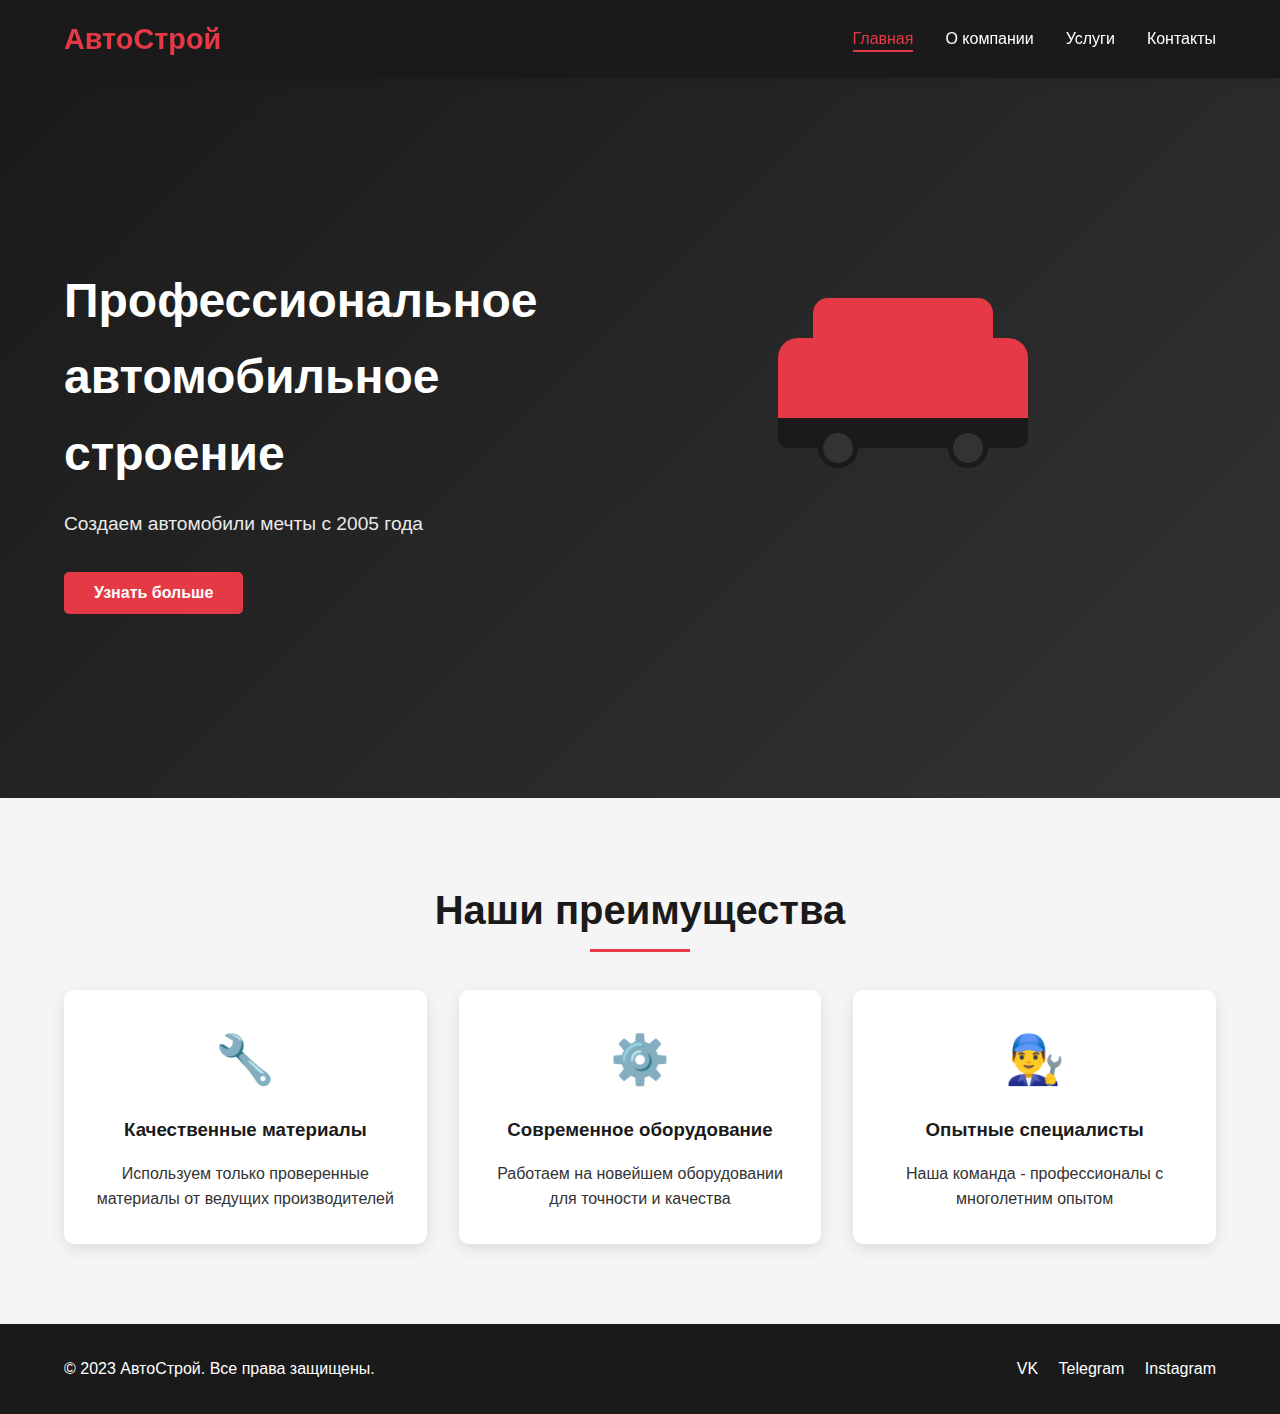
<file: index.html>
<!DOCTYPE html>
<html lang="ru">
<head>
    <meta charset="UTF-8">
    <meta name="viewport" content="width=device-width, initial-scale=1.0">
    <title>Автомобильное строение - Главная</title>
    <link rel="stylesheet" href="style.css">
</head>
<body>
    <header>
        <nav class="navbar">
            <div class="logo">
                <h1>АвтоСтрой</h1>
            </div>
            <ul class="nav-links">
                <li><a href="index.html" class="active">Главная</a></li>
                <li><a href="about.html">О компании</a></li>
                <li><a href="services.html">Услуги</a></li>
                <li><a href="contact.html">Контакты</a></li>
            </ul>
            <div class="burger">
                <div class="line1"></div>
                <div class="line2"></div>
                <div class="line3"></div>
            </div>
        </nav>
    </header>

    <section class="hero">
        <div class="hero-content">
            <h2 class="hero-title">Профессиональное автомобильное строение</h2>
            <p class="hero-text">Создаем автомобили мечты с 2005 года</p>
            <button class="cta-button">Узнать больше</button>
        </div>
        <div class="hero-image">
            <div class="car-animation" id="carAnimation">
                <div class="car-body">
                    <div class="car-top"></div>
                    <div class="car-bottom"></div>
                    <div class="wheel front-wheel"></div>
                    <div class="wheel back-wheel"></div>
                </div>
            </div>
        </div>
    </section>

    <section class="features">
        <h2 class="section-title">Наши преимущества</h2>
        <div class="features-container">
            <div class="feature-card">
                <div class="feature-icon">🔧</div>
                <h3>Качественные материалы</h3>
                <p>Используем только проверенные материалы от ведущих производителей</p>
            </div>
            <div class="feature-card">
                <div class="feature-icon">⚙️</div>
                <h3>Современное оборудование</h3>
                <p>Работаем на новейшем оборудовании для точности и качества</p>
            </div>
            <div class="feature-card">
                <div class="feature-icon">👨‍🔧</div>
                <h3>Опытные специалисты</h3>
                <p>Наша команда - профессионалы с многолетним опытом</p>
            </div>
        </div>
    </section>

    <footer>
        <div class="footer-content">
            <p>&copy; 2023 АвтоСтрой. Все права защищены.</p>
            <div class="social-links">
                <a href="#">VK</a>
                <a href="#">Telegram</a>
                <a href="#">Instagram</a>
            </div>
        </div>
    </footer>

    <script src="script.js"></script>
</body>
</html>
</file>
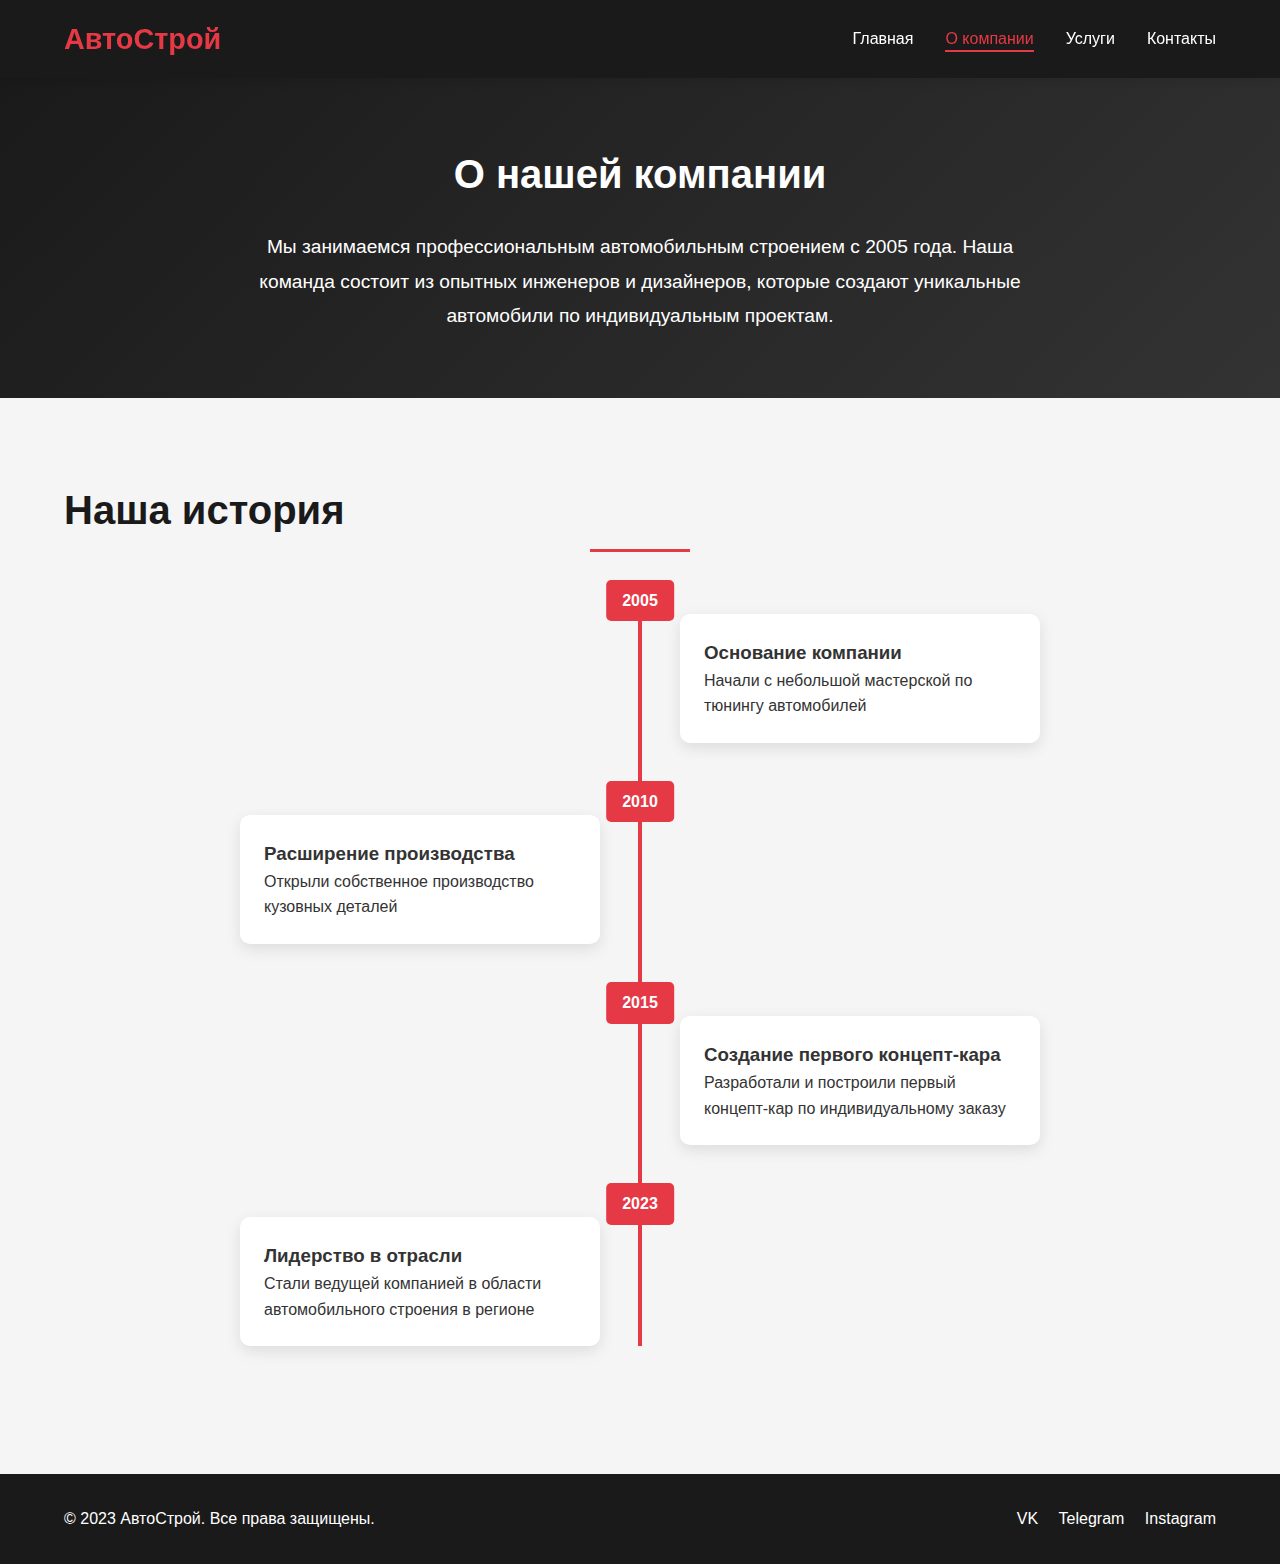
<file: about.html>
<!DOCTYPE html>
<html lang="ru">
<head>
    <meta charset="UTF-8">
    <meta name="viewport" content="width=device-width, initial-scale=1.0">
    <title>О компании - Автомобильное строение</title>
    <link rel="stylesheet" href="style.css">
</head>
<body>
    <header>
        <nav class="navbar">
            <div class="logo">
                <h1>АвтоСтрой</h1>
            </div>
            <ul class="nav-links">
                <li><a href="index.html">Главная</a></li>
                <li><a href="about.html" class="active">О компании</a></li>
                <li><a href="services.html">Услуги</a></li>
                <li><a href="contact.html">Контакты</a></li>
            </ul>
            <div class="burger">
                <div class="line1"></div>
                <div class="line2"></div>
                <div class="line3"></div>
            </div>
        </nav>
    </header>

    <section class="about-hero">
        <div class="about-content">
            <h2>О нашей компании</h2>
            <p>Мы занимаемся профессиональным автомобильным строением с 2005 года. Наша команда состоит из опытных инженеров и дизайнеров, которые создают уникальные автомобили по индивидуальным проектам.</p>
        </div>
    </section>

    <section class="history">
        <h2 class="section-title">Наша история</h2>
        <div class="timeline">
            <div class="timeline-item">
                <div class="timeline-year">2005</div>
                <div class="timeline-content">
                    <h3>Основание компании</h3>
                    <p>Начали с небольшой мастерской по тюнингу автомобилей</p>
                </div>
            </div>
            <div class="timeline-item">
                <div class="timeline-year">2010</div>
                <div class="timeline-content">
                    <h3>Расширение производства</h3>
                    <p>Открыли собственное производство кузовных деталей</p>
                </div>
            </div>
            <div class="timeline-item">
                <div class="timeline-year">2015</div>
                <div class="timeline-content">
                    <h3>Создание первого концепт-кара</h3>
                    <p>Разработали и построили первый концепт-кар по индивидуальному заказу</p>
                </div>
            </div>
            <div class="timeline-item">
                <div class="timeline-year">2023</div>
                <div class="timeline-content">
                    <h3>Лидерство в отрасли</h3>
                    <p>Стали ведущей компанией в области автомобильного строения в регионе</p>
                </div>
            </div>
        </div>
    </section>

    <footer>
        <div class="footer-content">
            <p>&copy; 2023 АвтоСтрой. Все права защищены.</p>
            <div class="social-links">
                <a href="#">VK</a>
                <a href="#">Telegram</a>
                <a href="#">Instagram</a>
            </div>
        </div>
    </footer>

    <script src="script.js"></script>
</body>
</html>
</file>
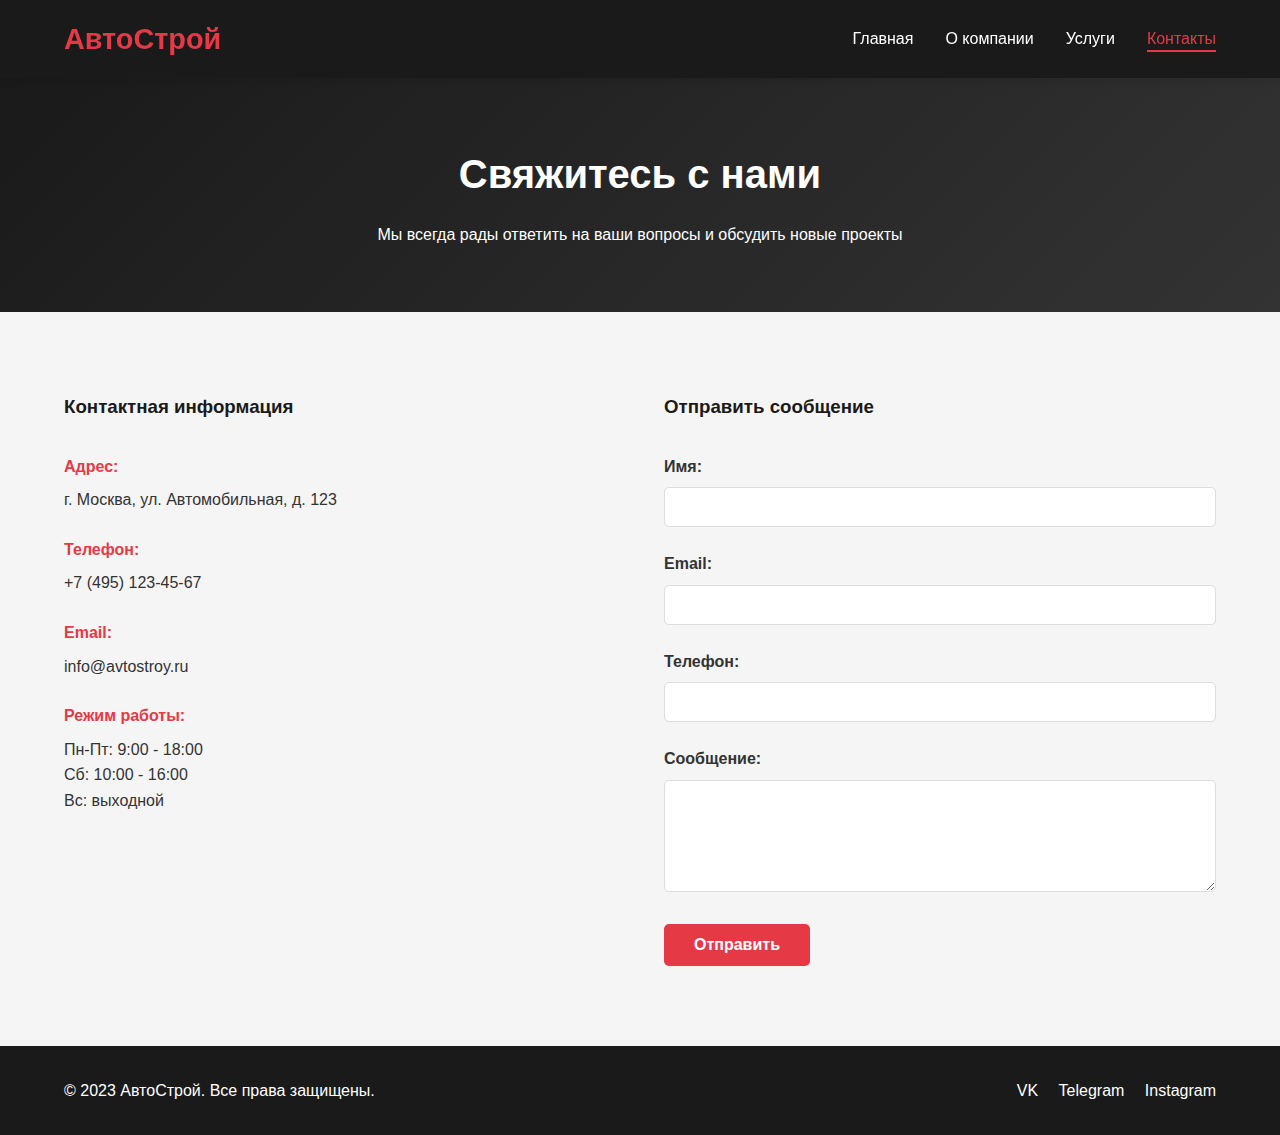
<file: contact.html>
<!DOCTYPE html>
<html lang="ru">
<head>
    <meta charset="UTF-8">
    <meta name="viewport" content="width=device-width, initial-scale=1.0">
    <title>Контакты - Автомобильное строение</title>
    <link rel="stylesheet" href="style.css">
</head>
<body>
    <header>
        <nav class="navbar">
            <div class="logo">
                <h1>АвтоСтрой</h1>
            </div>
            <ul class="nav-links">
                <li><a href="index.html">Главная</a></li>
                <li><a href="about.html">О компании</a></li>
                <li><a href="services.html">Услуги</a></li>
                <li><a href="contact.html" class="active">Контакты</a></li>
            </ul>
            <div class="burger">
                <div class="line1"></div>
                <div class="line2"></div>
                <div class="line3"></div>
            </div>
        </nav>
    </header>

    <section class="contact-hero">
        <h2>Свяжитесь с нами</h2>
        <p>Мы всегда рады ответить на ваши вопросы и обсудить новые проекты</p>
    </section>

    <section class="contact-content">
        <div class="contact-info">
            <h3>Контактная информация</h3>
            <div class="contact-item">
                <strong>Адрес:</strong>
                <p>г. Москва, ул. Автомобильная, д. 123</p>
            </div>
            <div class="contact-item">
                <strong>Телефон:</strong>
                <p>+7 (495) 123-45-67</p>
            </div>
            <div class="contact-item">
                <strong>Email:</strong>
                <p>info@avtostroy.ru</p>
            </div>
            <div class="contact-item">
                <strong>Режим работы:</strong>
                <p>Пн-Пт: 9:00 - 18:00</p>
                <p>Сб: 10:00 - 16:00</p>
                <p>Вс: выходной</p>
            </div>
        </div>
        
        <div class="contact-form">
            <h3>Отправить сообщение</h3>
            <form id="contactForm">
                <div class="form-group">
                    <label for="name">Имя:</label>
                    <input type="text" id="name" name="name" required>
                </div>
                <div class="form-group">
                    <label for="email">Email:</label>
                    <input type="email" id="email" name="email" required>
                </div>
                <div class="form-group">
                    <label for="phone">Телефон:</label>
                    <input type="tel" id="phone" name="phone">
                </div>
                <div class="form-group">
                    <label for="message">Сообщение:</label>
                    <textarea id="message" name="message" rows="5" required></textarea>
                </div>
                <button type="submit" class="submit-button">Отправить</button>
            </form>
        </div>
    </section>

    <footer>
        <div class="footer-content">
            <p>&copy; 2023 АвтоСтрой. Все права защищены.</p>
            <div class="social-links">
                <a href="#">VK</a>
                <a href="#">Telegram</a>
                <a href="#">Instagram</a>
            </div>
        </div>
    </footer>

    <script src="script.js"></script>
</body>
</html>
</file>
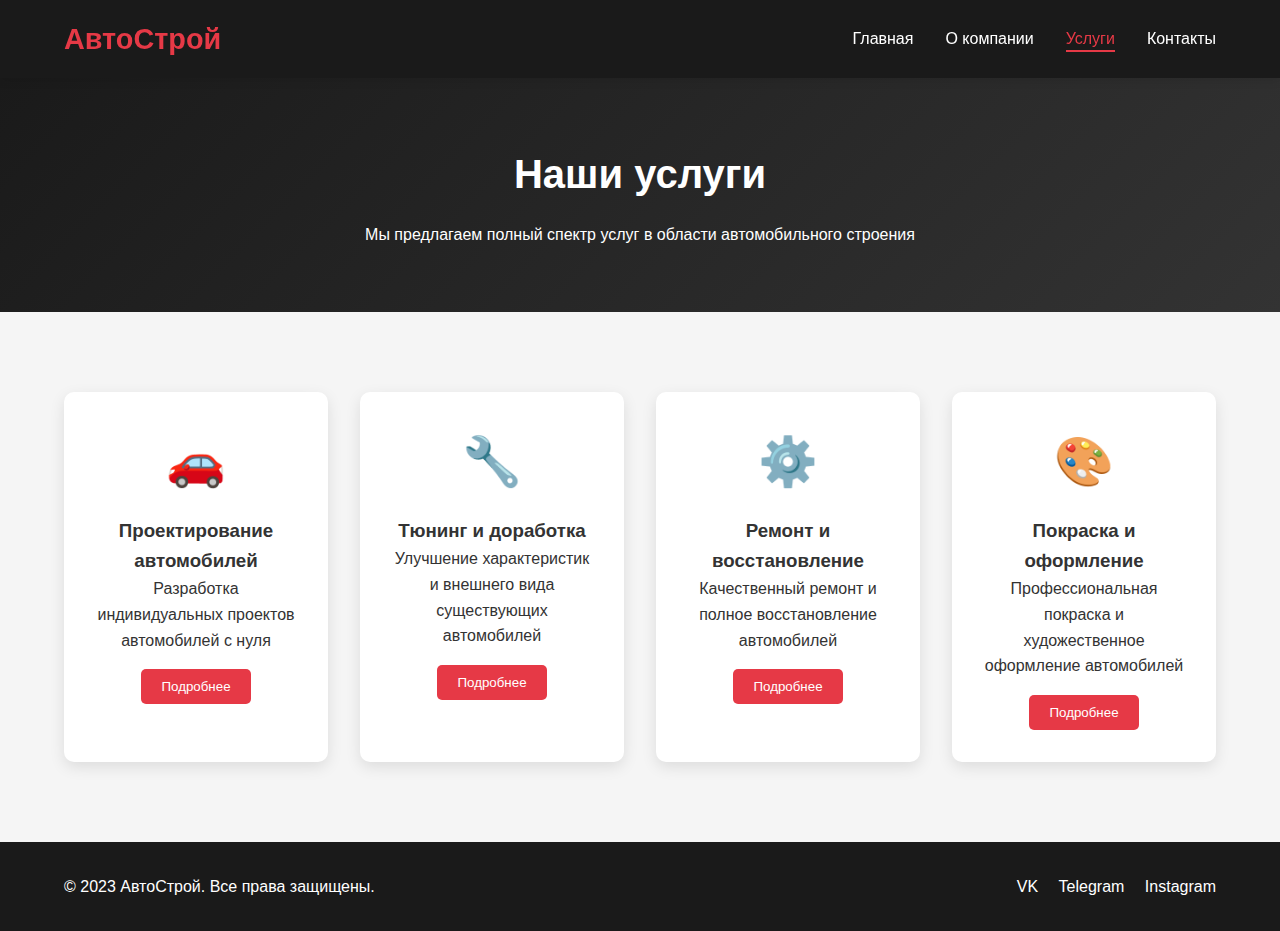
<file: services.html>
<!DOCTYPE html>
<html lang="ru">
<head>
    <meta charset="UTF-8">
    <meta name="viewport" content="width=device-width, initial-scale=1.0">
    <title>Услуги - Автомобильное строение</title>
    <link rel="stylesheet" href="style.css">
</head>
<body>
    <header>
        <nav class="navbar">
            <div class="logo">
                <h1>АвтоСтрой</h1>
            </div>
            <ul class="nav-links">
                <li><a href="index.html">Главная</a></li>
                <li><a href="about.html">О компании</a></li>
                <li><a href="services.html" class="active">Услуги</a></li>
                <li><a href="contact.html">Контакты</a></li>
            </ul>
            <div class="burger">
                <div class="line1"></div>
                <div class="line2"></div>
                <div class="line3"></div>
            </div>
        </nav>
    </header>

    <section class="services-hero">
        <h2>Наши услуги</h2>
        <p>Мы предлагаем полный спектр услуг в области автомобильного строения</p>
    </section>

    <section class="services-list">
        <div class="service-item">
            <div class="service-icon">🚗</div>
            <h3>Проектирование автомобилей</h3>
            <p>Разработка индивидуальных проектов автомобилей с нуля</p>
            <button class="service-button">Подробнее</button>
        </div>
        <div class="service-item">
            <div class="service-icon">🔧</div>
            <h3>Тюнинг и доработка</h3>
            <p>Улучшение характеристик и внешнего вида существующих автомобилей</p>
            <button class="service-button">Подробнее</button>
        </div>
        <div class="service-item">
            <div class="service-icon">⚙️</div>
            <h3>Ремонт и восстановление</h3>
            <p>Качественный ремонт и полное восстановление автомобилей</p>
            <button class="service-button">Подробнее</button>
        </div>
        <div class="service-item">
            <div class="service-icon">🎨</div>
            <h3>Покраска и оформление</h3>
            <p>Профессиональная покраска и художественное оформление автомобилей</p>
            <button class="service-button">Подробнее</button>
        </div>
    </section>

    <footer>
        <div class="footer-content">
            <p>&copy; 2023 АвтоСтрой. Все права защищены.</p>
            <div class="social-links">
                <a href="#">VK</a>
                <a href="#">Telegram</a>
                <a href="#">Instagram</a>
            </div>
        </div>
    </footer>

    <script src="script.js"></script>
</body>
</html>
</file>
<file: style.css>
/* Общие стили */
* {
    margin: 0;
    padding: 0;
    box-sizing: border-box;
    font-family: 'Arial', sans-serif;
}

body {
    background-color: #f5f5f5;
    color: #333;
    line-height: 1.6;
}

/* Навигация */
.navbar {
    display: flex;
    justify-content: space-between;
    align-items: center;
    padding: 1rem 5%;
    background-color: #1a1a1a;
    color: white;
    position: sticky;
    top: 0;
    z-index: 100;
    box-shadow: 0 2px 10px rgba(0, 0, 0, 0.1);
}

.logo h1 {
    color: #e63946;
    font-size: 1.8rem;
}

.nav-links {
    display: flex;
    list-style: none;
}

.nav-links li {
    margin-left: 2rem;
}

.nav-links a {
    color: white;
    text-decoration: none;
    font-weight: 500;
    transition: color 0.3s;
    position: relative;
}

.nav-links a:hover, .nav-links a.active {
    color: #e63946;
}

.nav-links a.active::after {
    content: '';
    position: absolute;
    bottom: -5px;
    left: 0;
    width: 100%;
    height: 2px;
    background-color: #e63946;
}

.burger {
    display: none;
    cursor: pointer;
}

.burger div {
    width: 25px;
    height: 3px;
    background-color: white;
    margin: 5px;
    transition: all 0.3s ease;
}

/* Герой секция */
.hero {
    display: flex;
    justify-content: space-between;
    align-items: center;
    padding: 4rem 5%;
    background: linear-gradient(135deg, #1a1a1a 0%, #333 100%);
    color: white;
    min-height: 80vh;
}

.hero-content {
    flex: 1;
    max-width: 600px;
}

.hero-title {
    font-size: 3rem;
    margin-bottom: 1rem;
    animation: fadeIn 1s ease;
}

.hero-text {
    font-size: 1.2rem;
    margin-bottom: 2rem;
    opacity: 0.9;
    animation: fadeIn 1.5s ease;
}

.cta-button {
    padding: 12px 30px;
    background-color: #e63946;
    color: white;
    border: none;
    border-radius: 5px;
    font-size: 1rem;
    font-weight: bold;
    cursor: pointer;
    transition: background-color 0.3s, transform 0.3s;
}

.cta-button:hover {
    background-color: #d62839;
    transform: translateY(-3px);
}

.hero-image {
    flex: 1;
    display: flex;
    justify-content: center;
    align-items: center;
}

/* Анимация автомобиля */
.car-animation {
    width: 300px;
    height: 200px;
    position: relative;
}

.car-body {
    width: 250px;
    height: 80px;
    background-color: #e63946;
    border-radius: 20px 20px 0 0;
    position: relative;
    animation: carMove 5s infinite alternate;
}

.car-top {
    width: 180px;
    height: 60px;
    background-color: #e63946;
    position: absolute;
    top: -40px;
    left: 35px;
    border-radius: 15px 15px 0 0;
}

.car-bottom {
    width: 250px;
    height: 30px;
    background-color: #1a1a1a;
    position: absolute;
    bottom: -30px;
    border-radius: 0 0 10px 10px;
}

.wheel {
    width: 40px;
    height: 40px;
    background-color: #333;
    border-radius: 50%;
    position: absolute;
    bottom: -50px;
    border: 5px solid #1a1a1a;
    animation: wheelRotate 2s linear infinite;
}

.front-wheel {
    left: 40px;
}

.back-wheel {
    right: 40px;
}

/* Секция преимуществ */
.features {
    padding: 5rem 5%;
    text-align: center;
}

.section-title {
    font-size: 2.5rem;
    margin-bottom: 3rem;
    color: #1a1a1a;
    position: relative;
}

.section-title::after {
    content: '';
    position: absolute;
    bottom: -10px;
    left: 50%;
    transform: translateX(-50%);
    width: 100px;
    height: 3px;
    background-color: #e63946;
}

.features-container {
    display: flex;
    justify-content: space-between;
    flex-wrap: wrap;
    gap: 2rem;
}

.feature-card {
    flex: 1;
    min-width: 250px;
    padding: 2rem;
    background-color: white;
    border-radius: 10px;
    box-shadow: 0 5px 15px rgba(0, 0, 0, 0.1);
    transition: transform 0.3s, box-shadow 0.3s;
}

.feature-card:hover {
    transform: translateY(-10px);
    box-shadow: 0 15px 30px rgba(0, 0, 0, 0.15);
}

.feature-icon {
    font-size: 3rem;
    margin-bottom: 1rem;
}

.feature-card h3 {
    margin-bottom: 1rem;
    color: #1a1a1a;
}

/* Подвал */
footer {
    background-color: #1a1a1a;
    color: white;
    padding: 2rem 5%;
}

.footer-content {
    display: flex;
    justify-content: space-between;
    align-items: center;
}

.social-links a {
    color: white;
    margin-left: 1rem;
    text-decoration: none;
    transition: color 0.3s;
}

.social-links a:hover {
    color: #e63946;
}

/* Анимации */
@keyframes fadeIn {
    from {
        opacity: 0;
        transform: translateY(20px);
    }
    to {
        opacity: 1;
        transform: translateY(0);
    }
}

@keyframes carMove {
    0% {
        transform: translateX(-50px);
    }
    100% {
        transform: translateX(50px);
    }
}

@keyframes wheelRotate {
    0% {
        transform: rotate(0deg);
    }
    100% {
        transform: rotate(360deg);
    }
}

/* Адаптивность */
@media screen and (max-width: 768px) {
    .nav-links {
        position: absolute;
        right: 0;
        top: 70px;
        background-color: #1a1a1a;
        flex-direction: column;
        width: 100%;
        text-align: center;
        transform: translateY(-100vh);
        transition: transform 0.5s ease;
        z-index: 99;
    }
    
    .nav-links.active {
        transform: translateY(0);
    }
    
    .nav-links li {
        margin: 1.5rem 0;
    }
    
    .burger {
        display: block;
    }
    
    .hero {
        flex-direction: column;
        text-align: center;
    }
    
    .hero-title {
        font-size: 2.2rem;
    }
    
    .features-container {
        flex-direction: column;
    }
    
    .footer-content {
        flex-direction: column;
        gap: 1rem;
    }
}

/* Эффект переключения страниц */
.page-transition {
    animation: pageFade 0.5s ease;
}

@keyframes pageFade {
    from {
        opacity: 0;
    }
    to {
        opacity: 1;
    }
}
/* Стили для страницы "О компании" */
.about-hero {
    padding: 4rem 5%;
    background: linear-gradient(135deg, #1a1a1a 0%, #333 100%);
    color: white;
    text-align: center;
}

.about-content h2 {
    font-size: 2.5rem;
    margin-bottom: 1.5rem;
}

.about-content p {
    font-size: 1.2rem;
    max-width: 800px;
    margin: 0 auto;
    line-height: 1.8;
}

.history {
    padding: 5rem 5%;
}

.timeline {
    position: relative;
    max-width: 800px;
    margin: 0 auto;
}

.timeline::before {
    content: '';
    position: absolute;
    left: 50%;
    top: 0;
    bottom: 0;
    width: 4px;
    background-color: #e63946;
    transform: translateX(-50%);
}

.timeline-item {
    display: flex;
    justify-content: center;
    align-items: center;
    margin-bottom: 3rem;
    position: relative;
}

.timeline-year {
    background-color: #e63946;
    color: white;
    padding: 0.5rem 1rem;
    border-radius: 5px;
    font-weight: bold;
    position: absolute;
    left: 50%;
    transform: translateX(-50%);
    top: -10px;
    z-index: 1;
}

.timeline-content {
    background-color: white;
    padding: 1.5rem;
    border-radius: 10px;
    box-shadow: 0 5px 15px rgba(0, 0, 0, 0.1);
    width: 45%;
    margin-top: 1.5rem;
}

.timeline-item:nth-child(odd) .timeline-content {
    margin-left: auto;
}

.timeline-item:nth-child(even) .timeline-content {
    margin-right: auto;
}

/* Стили для страницы "Услуги" */
.services-hero {
    padding: 4rem 5%;
    background: linear-gradient(135deg, #1a1a1a 0%, #333 100%);
    color: white;
    text-align: center;
}

.services-hero h2 {
    font-size: 2.5rem;
    margin-bottom: 1rem;
}

.services-list {
    padding: 5rem 5%;
    display: grid;
    grid-template-columns: repeat(auto-fit, minmax(250px, 1fr));
    gap: 2rem;
}

.service-item {
    background-color: white;
    padding: 2rem;
    border-radius: 10px;
    box-shadow: 0 5px 15px rgba(0, 0, 0, 0.1);
    text-align: center;
    transition: transform 0.3s, box-shadow 0.3s;
}

.service-item:hover {
    transform: translateY(-10px);
    box-shadow: 0 15px 30px rgba(0, 0, 0, 0.15);
}

.service-icon {
    font-size: 3rem;
    margin-bottom: 1rem;
}

.service-button {
    padding: 10px 20px;
    background-color: #e63946;
    color: white;
    border: none;
    border-radius: 5px;
    cursor: pointer;
    transition: background-color 0.3s;
    margin-top: 1rem;
}

.service-button:hover {
    background-color: #d62839;
}

/* Стили для страницы "Контакты" */
.contact-hero {
    padding: 4rem 5%;
    background: linear-gradient(135deg, #1a1a1a 0%, #333 100%);
    color: white;
    text-align: center;
}

.contact-hero h2 {
    font-size: 2.5rem;
    margin-bottom: 1rem;
}

.contact-content {
    padding: 5rem 5%;
    display: flex;
    justify-content: space-between;
    gap: 3rem;
}

.contact-info, .contact-form {
    flex: 1;
}

.contact-info h3, .contact-form h3 {
    margin-bottom: 2rem;
    color: #1a1a1a;
}

.contact-item {
    margin-bottom: 1.5rem;
}

.contact-item strong {
    display: block;
    margin-bottom: 0.5rem;
    color: #e63946;
}

.form-group {
    margin-bottom: 1.5rem;
}

.form-group label {
    display: block;
    margin-bottom: 0.5rem;
    font-weight: bold;
}

.form-group input, .form-group textarea {
    width: 100%;
    padding: 10px;
    border: 1px solid #ddd;
    border-radius: 5px;
    font-size: 1rem;
}

.submit-button {
    padding: 12px 30px;
    background-color: #e63946;
    color: white;
    border: none;
    border-radius: 5px;
    font-size: 1rem;
    font-weight: bold;
    cursor: pointer;
    transition: background-color 0.3s;
}

.submit-button:hover {
    background-color: #d62839;
}

/* Адаптивность для дополнительных страниц */
@media screen and (max-width: 768px) {
    .timeline::before {
        left: 30px;
    }
    
    .timeline-item {
        flex-direction: column;
        align-items: flex-start;
        padding-left: 60px;
    }
    
    .timeline-year {
        left: 0;
        transform: none;
    }
    
    .timeline-content {
        width: 100%;
        margin: 1rem 0 0 0;
    }
    
    .contact-content {
        flex-direction: column;
    }
}
</file>
